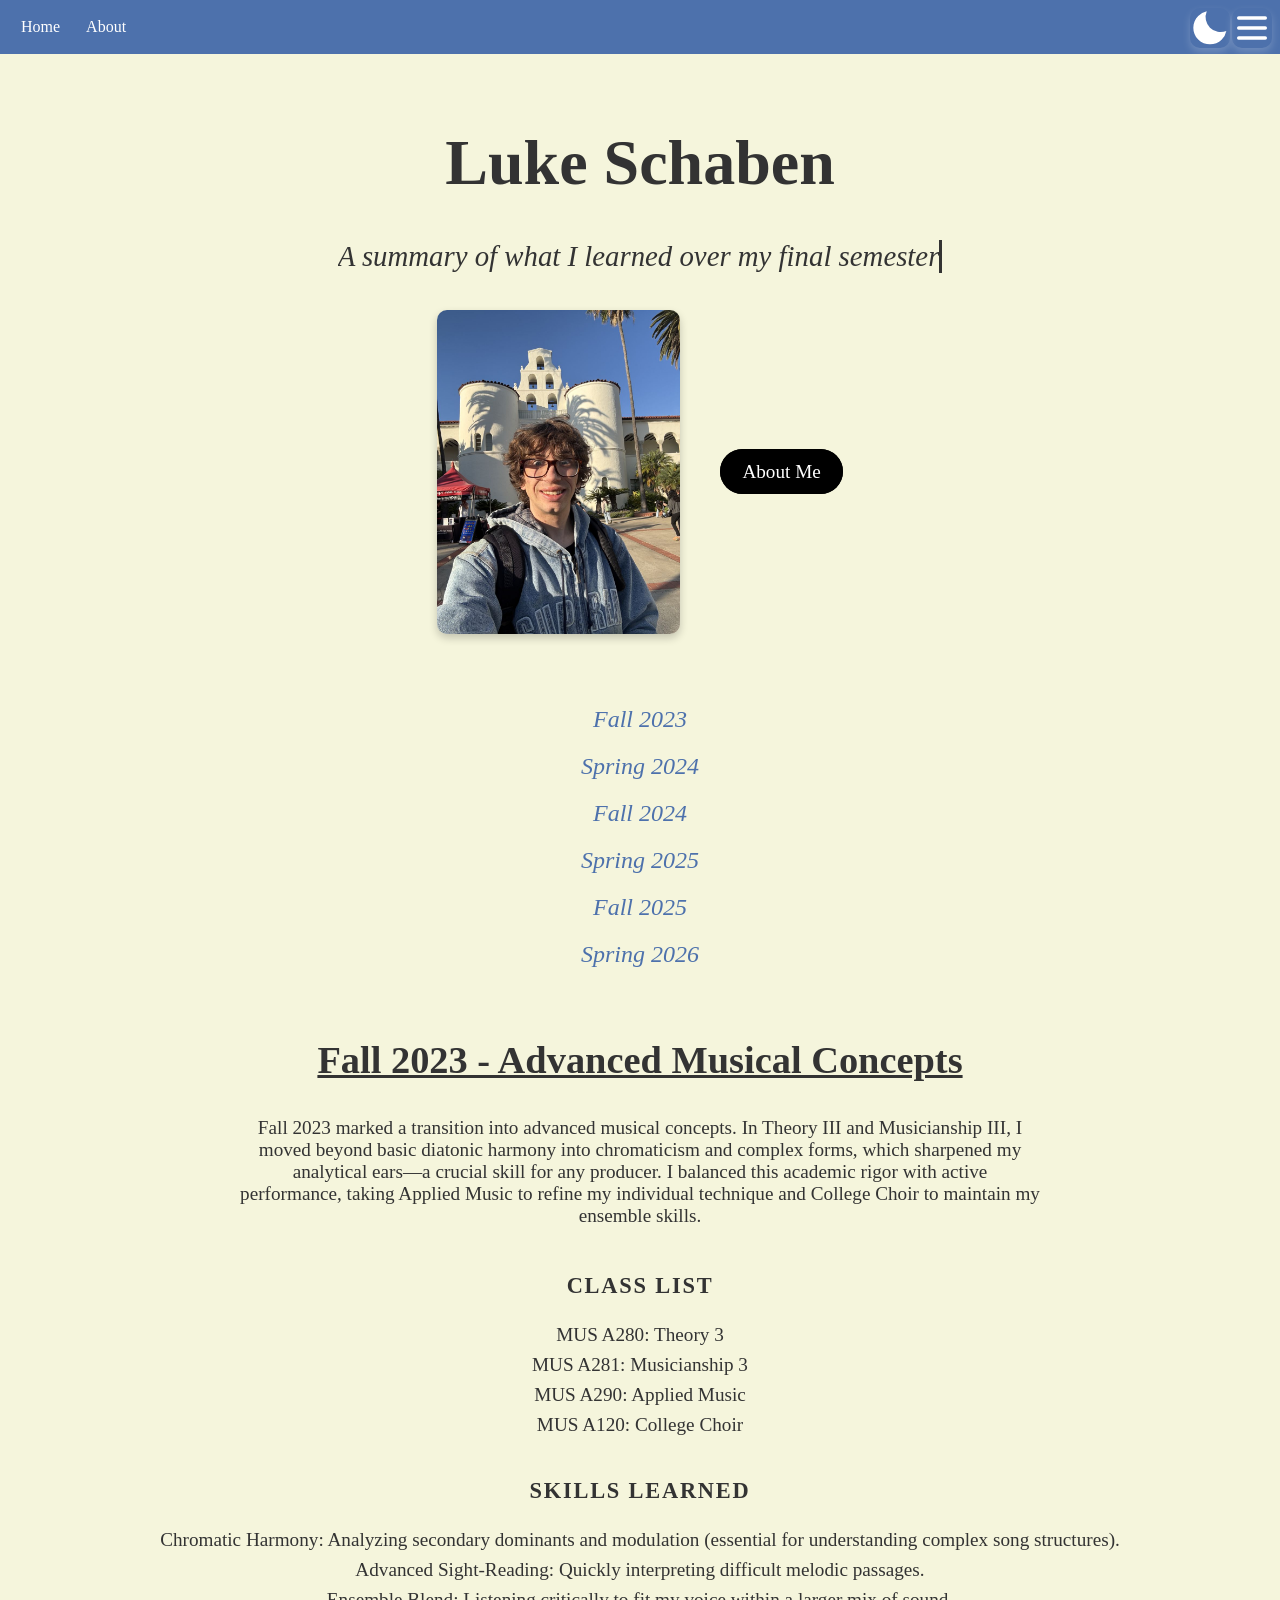
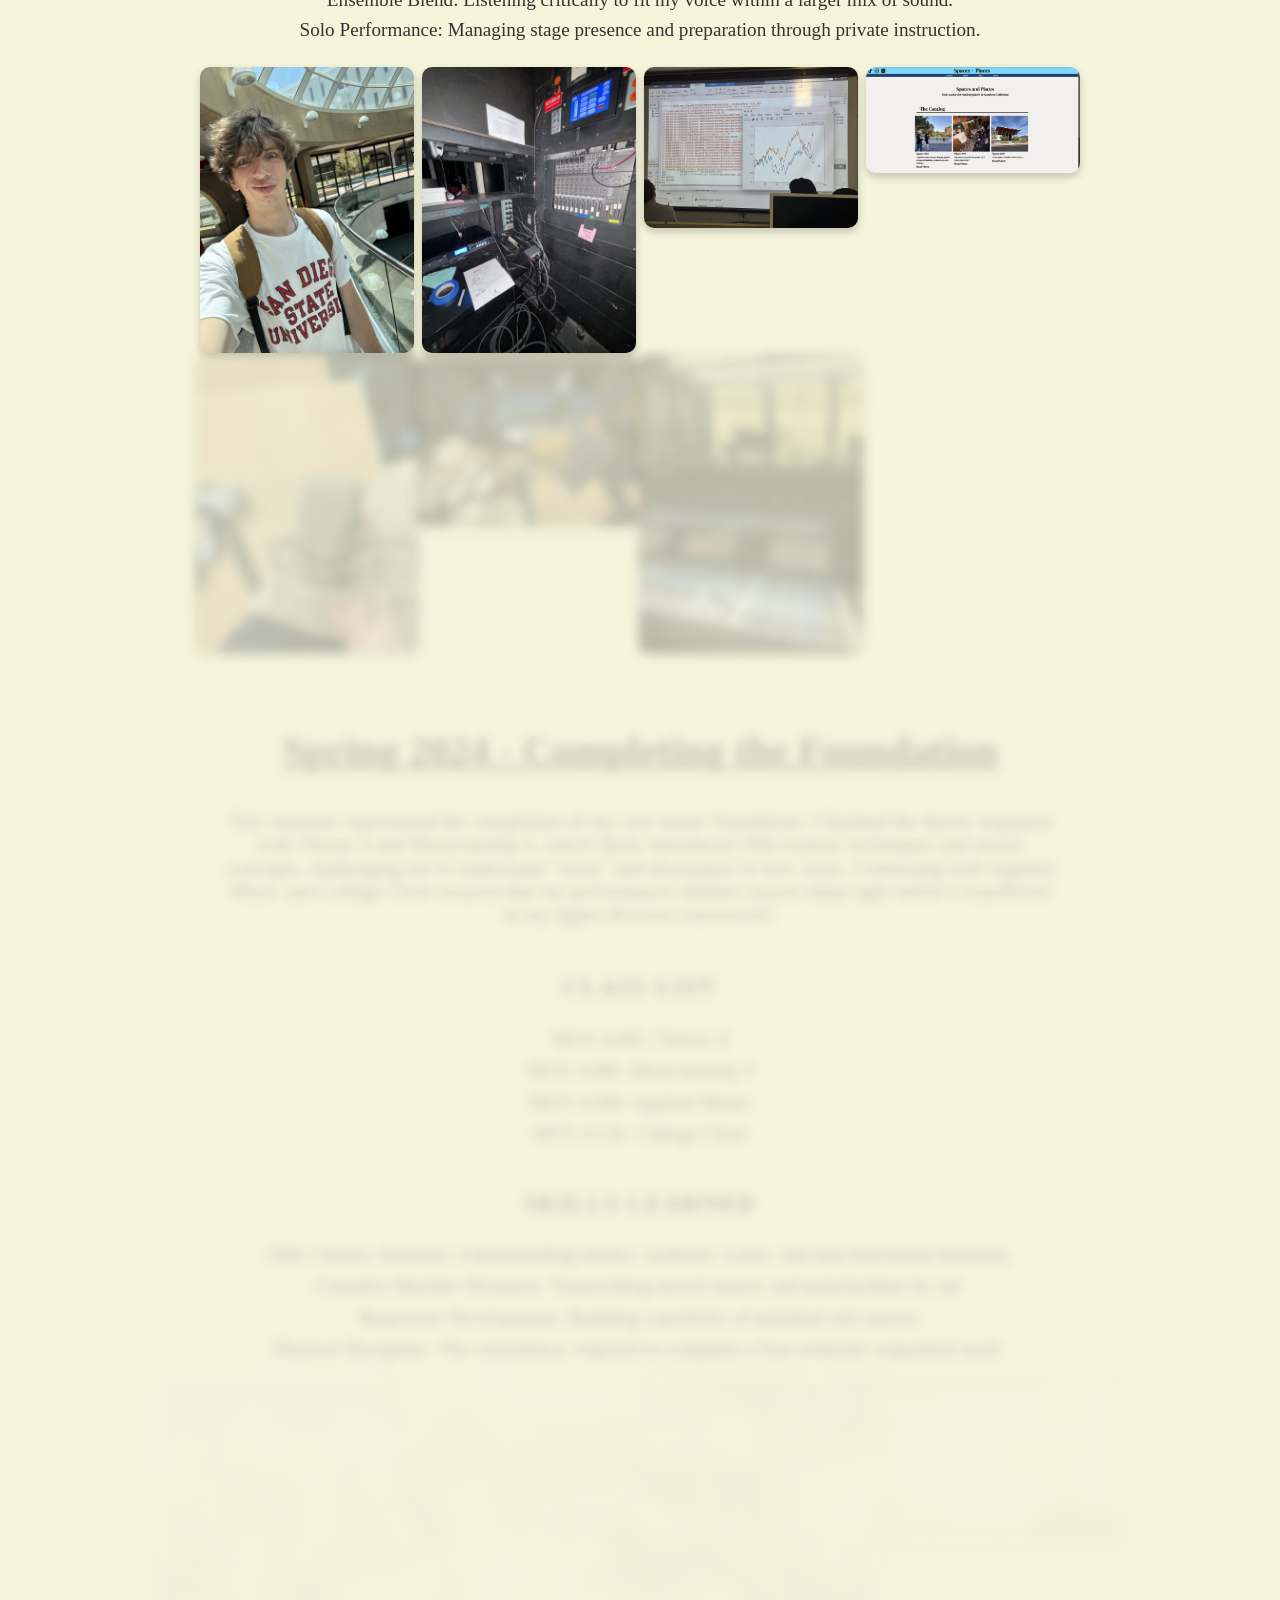
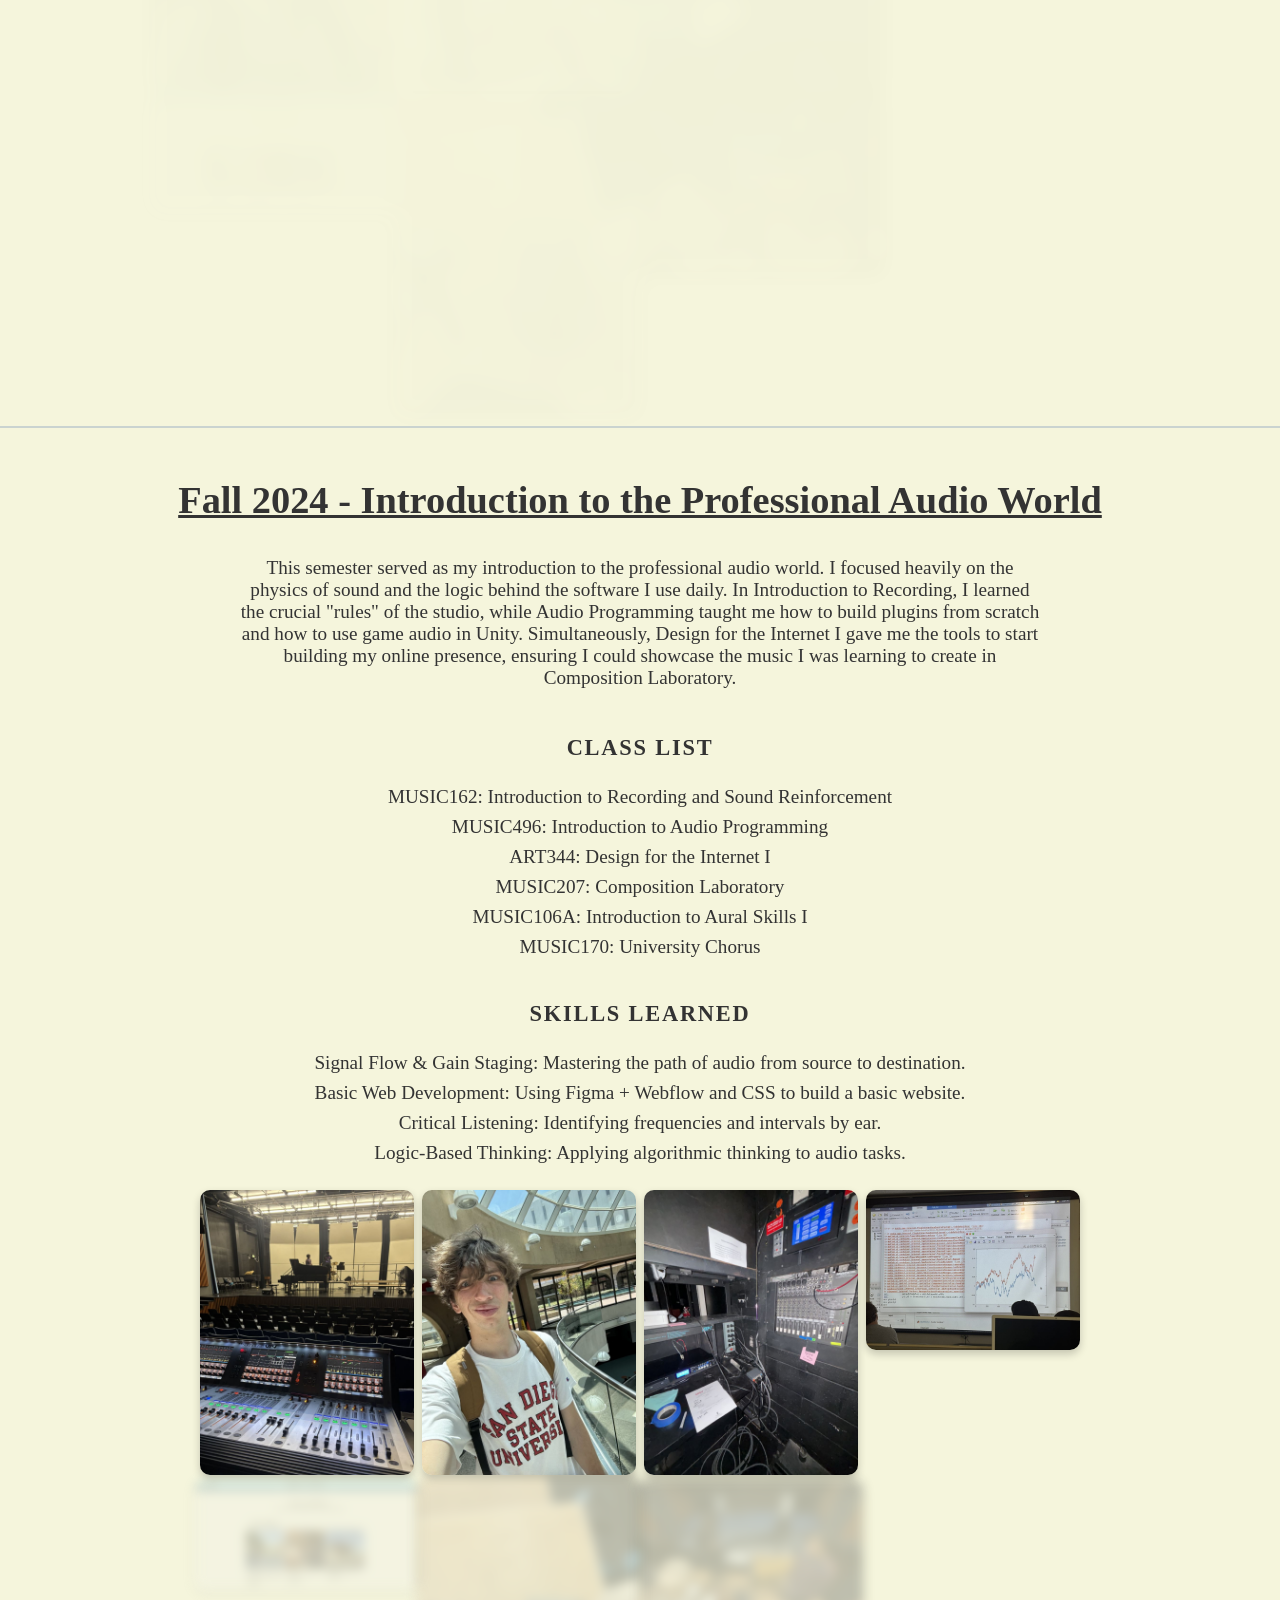
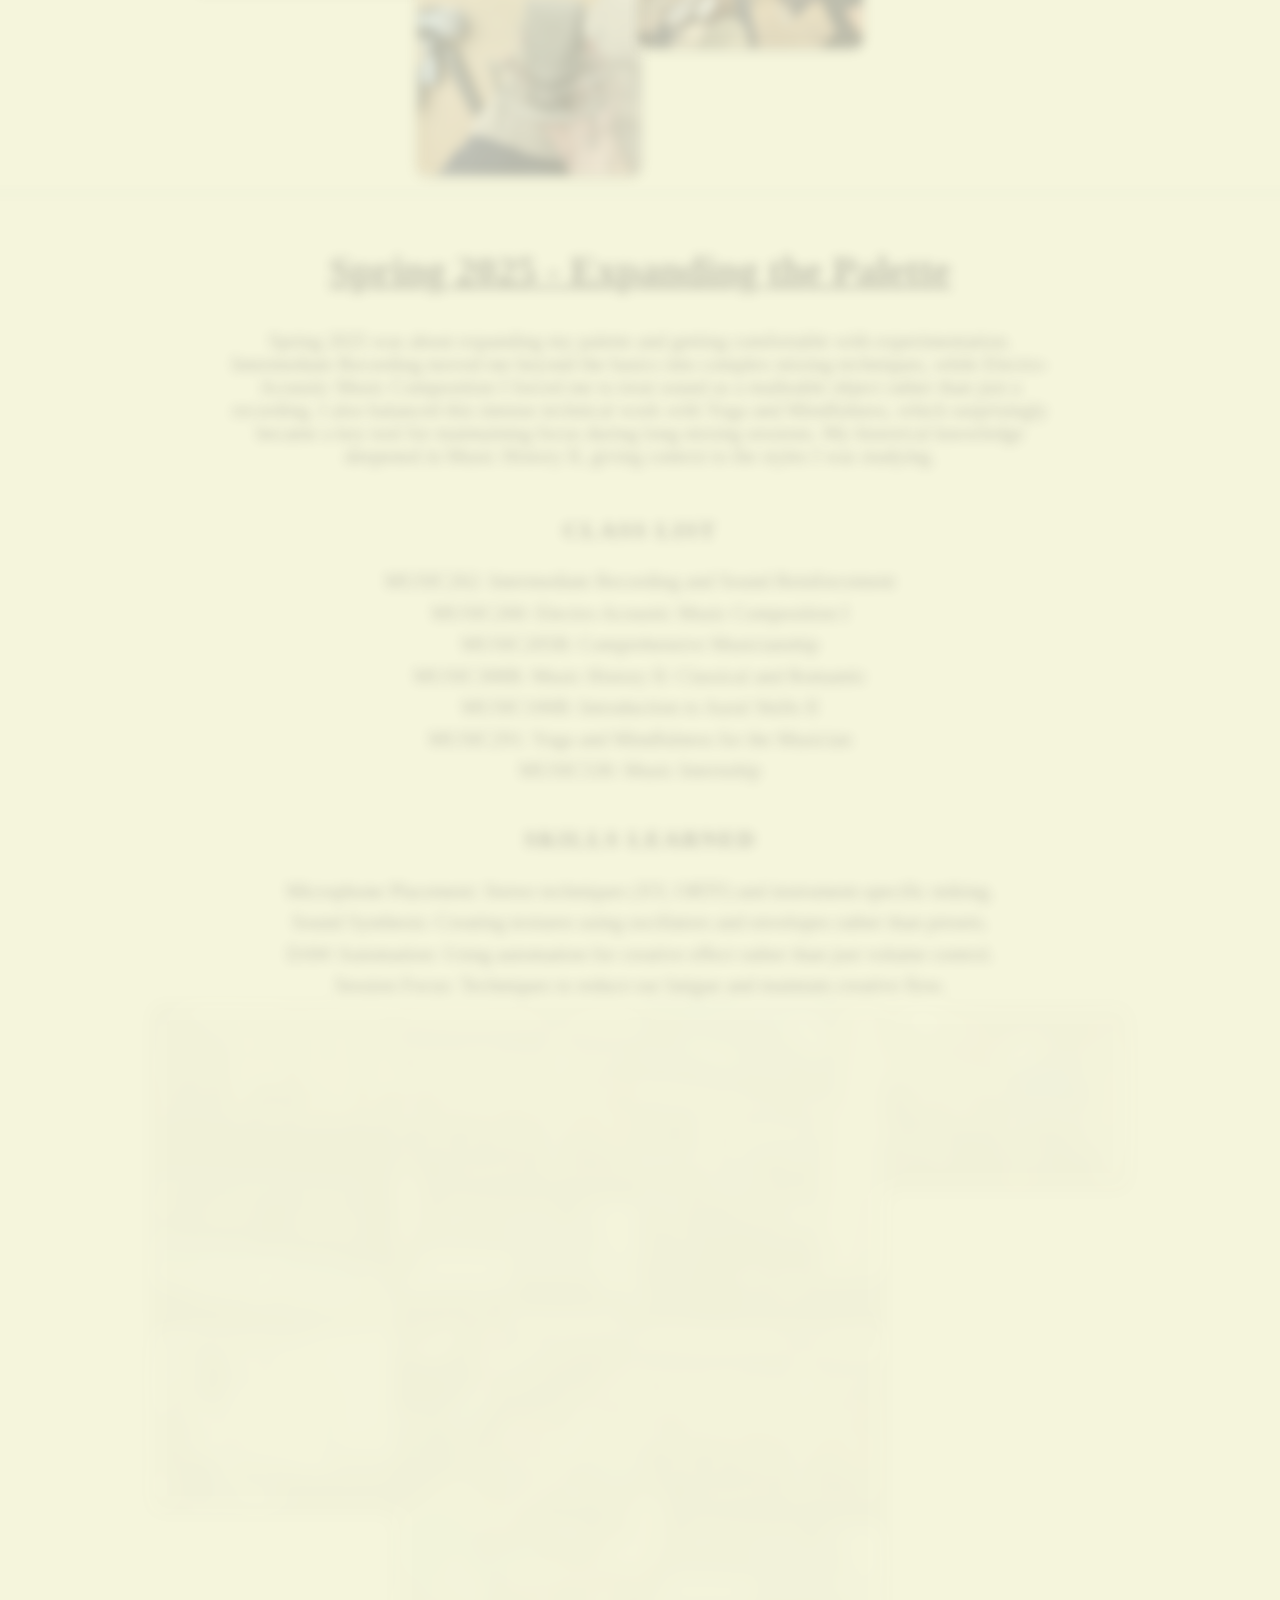
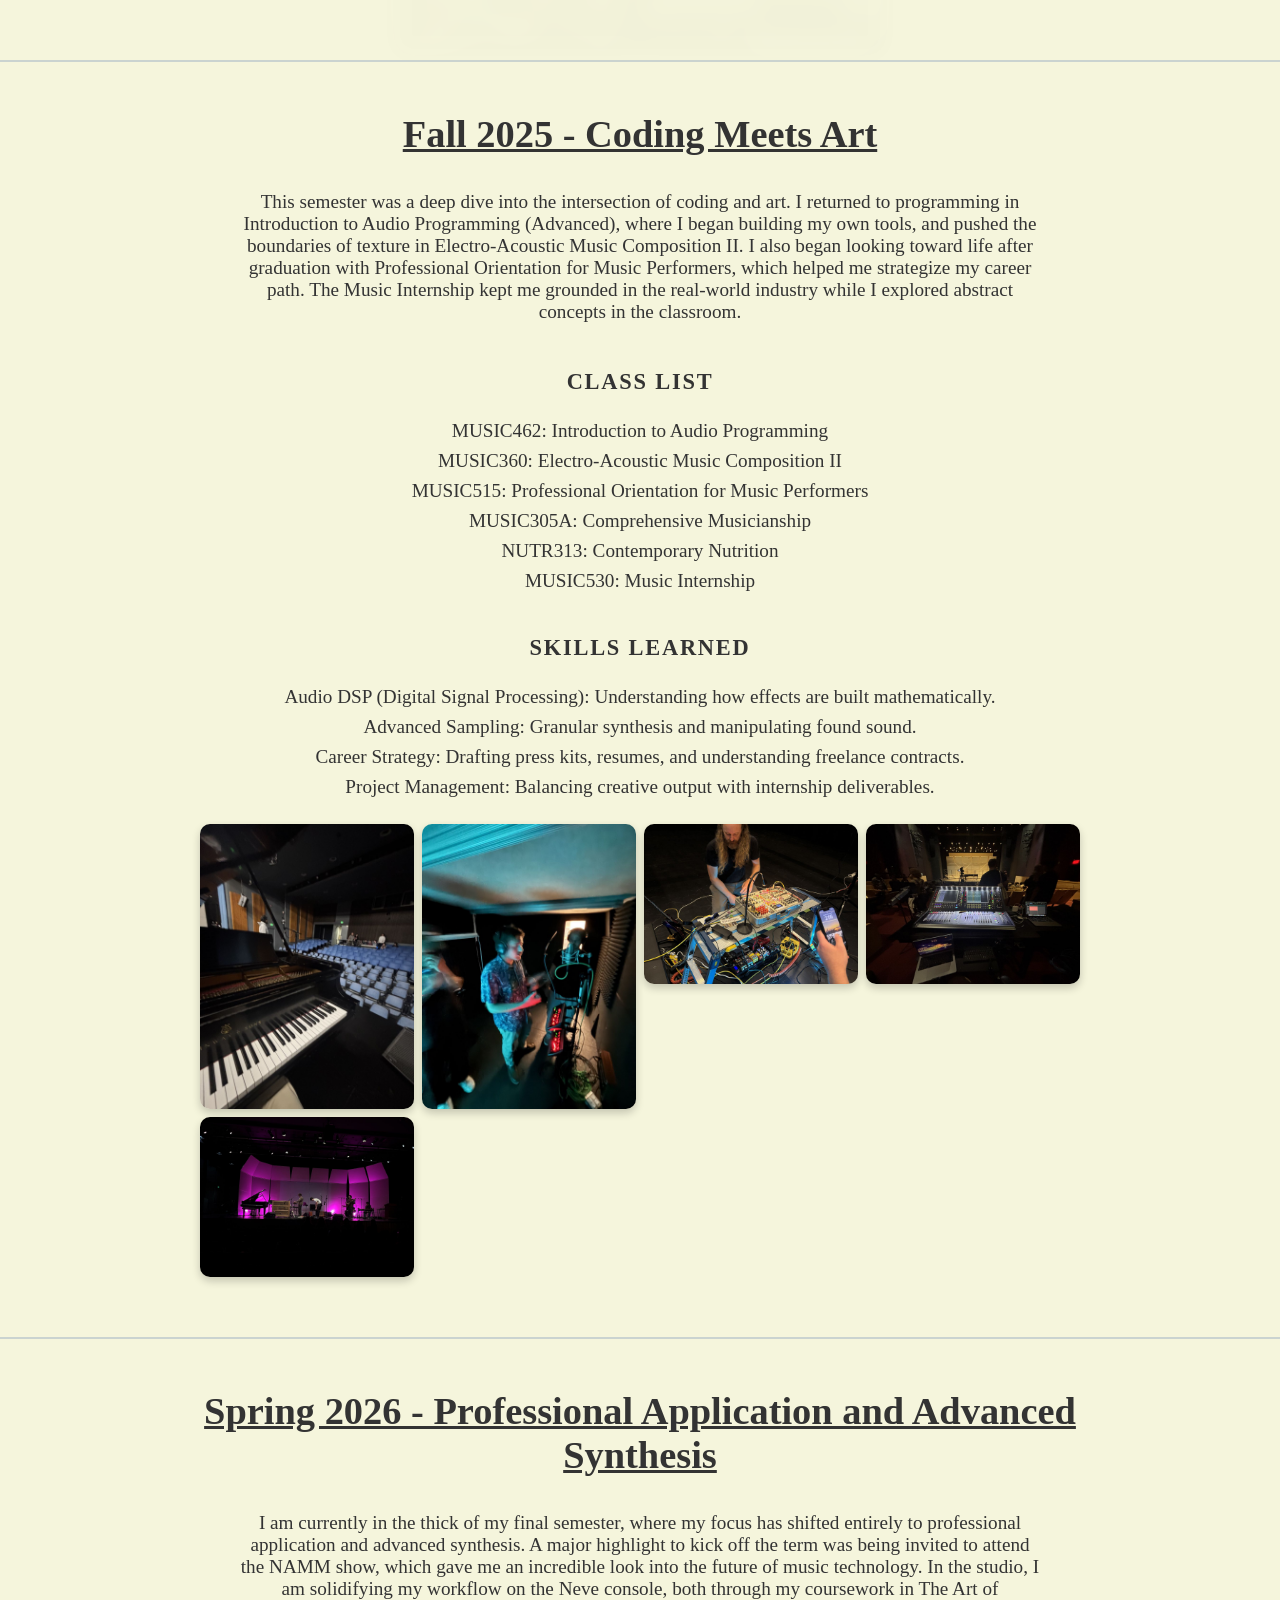
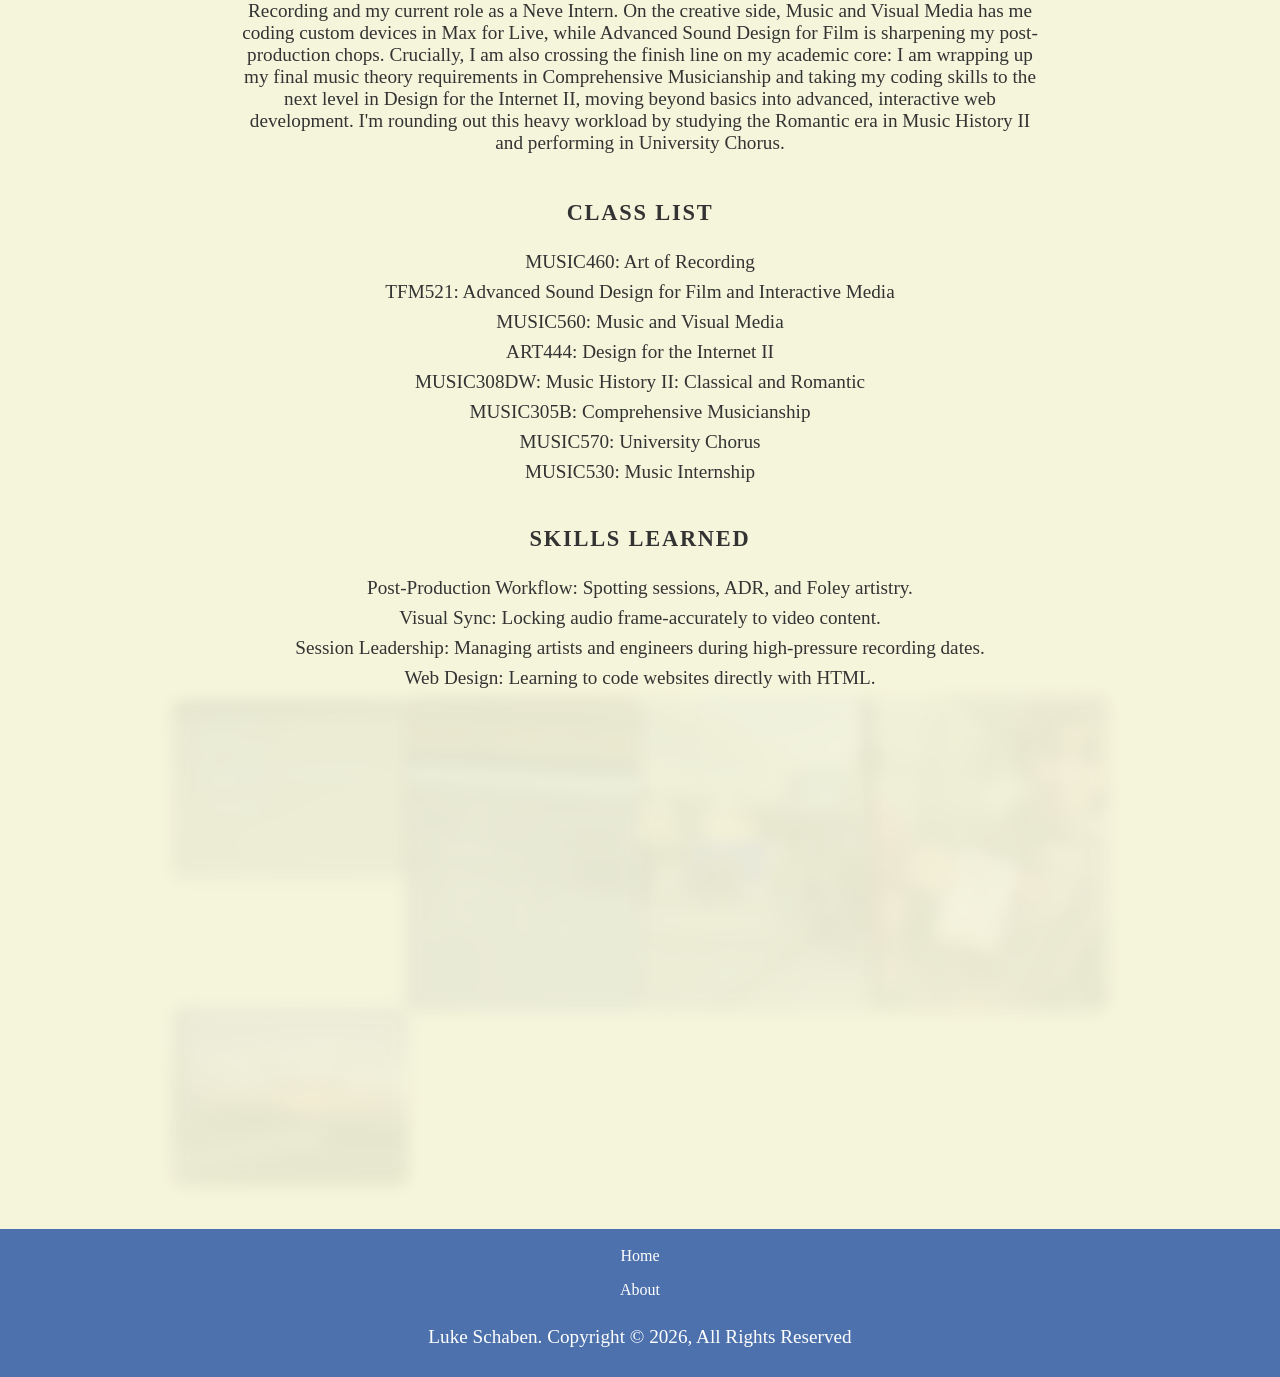
<file: index.html>
<!DOCTYPE html>
<html lang="en">
<head>
  <meta charset="UTF-8">
  <meta name="author" content="Art 444 Student Work">
  <meta name="viewport" content="width=device-width, initial-scale=1, shrink-to-fit=no">
  <meta name="description" content="A summary of what I’ve learned over the past few semesters.">
  <meta name="keywords" content="music, recording, audio, production, composition, theory, musicianship, performance">
  <meta name="robots" content="index, follow">
  <link rel="icon" href="images/IMG_1519 copy.ico" type="image/x-icon">
  <title>Luke Schaben's College Experience</title>
  <link rel="stylesheet" href="css/styles.css">
  <link rel="stylesheet" href="css/responsive.css">
</head>
<body>
  <!-- <a id="first-button"> firstbutton </a>
  <a id="second-button"> secondbutton </a>
-->

<div class="navbar">
  <a href="index.html">Home</a>
  <a href="about.html">About</a>
</div>
<div class="burger" id="burger">
    <img src="svg/burger-menu.svg" alt="Menu Icon">
    </div>
<div class="moon" id="moon">
    <img src="svg/moon.svg" alt="Moon Icon">
</div>
</div> 
<div class="dropdown" id="dropdown">
      <!--<a href="#">Semesters</a>-->
      <container class="dropdowncontent">
      <a href="#section-1">Fall 2023</a>
      <a href="#section-2">Spring 2024</a>
      <a href="#section-3">Fall 2024</a>
      <a href="#section-4">Spring 2025</a>
      <a href="#section-5">Fall 2025</a>
      <a href="#section-6">Spring 2026</a>
      </container>
</div>
<!-- MAIN HEADER --> 
<section id="header" class="header">
  <div class="container">
    <h1>Luke Schaben</h1>
  </div>
   <div class="wrapper">
    <div class="typing-demo">
   A summary of what I learned over my final semesters.
    </div>
</div>
    <!-- <h2>A summary of what I’ve learned over the past few semesters.</h2> -->
    <div class="pictureandbutton">
      <img class="pfp" src="images/v10_844.png" alt="Profile Picture">
      <div>
        <a class="button-container" href="about.html" target="_blank">About Me</a>
      </div> 
    </div>
  </div>
</section>


    <nav>
      <div class="nav-container">
        <ul>
          <li><a href="#section-1">Fall 2023</a></li>
          <li><a href="#section-2">Spring 2024</a></li>
          <li><a href="#section-3">Fall 2024</a></li>
          <li><a href="#section-4">Spring 2025</a></li>
          <li><a href="#section-5">Fall 2025</a></li>
          <li><a href="#section-6">Spring 2026</a></li>
        </ul>
      </div>
    </nav>

<!-- FIRST SECTION --> 
<section id="section-1">
  <div class="semester">
    <h2>Fall 2023 - Advanced Musical Concepts</h2>
    <p>Fall 2023 marked a transition into advanced musical concepts. In Theory III and Musicianship III, I moved beyond basic diatonic harmony into chromaticism and complex forms, which sharpened my analytical ears—a crucial skill for any producer. I balanced this academic rigor with active performance, taking Applied Music to refine my individual technique and College Choir to maintain my ensemble skills.</p>
    <h4>Class List</h4>
    <ul class="class-list">
      <li>MUS A280: Theory 3</li>
      <li>MUS A281: Musicianship 3</li>
      <li>MUS A290: Applied Music</li>
      <li>MUS A120: College Choir</li>
    </ul>
    <h4>Skills Learned</h4>
    <ul>
      <li>Chromatic Harmony: Analyzing secondary dominants and modulation (essential for understanding complex song structures).</li>
      <li>Advanced Sight-Reading: Quickly interpreting difficult melodic passages.</li>
      <li>Ensemble Blend: Listening critically to fit my voice within a larger mix of sound.</li>
      <li>Solo Performance: Managing stage presence and preparation through private instruction.</li>
    </ul>
    <div class="gallery">
      <div class="column">
      <img src="images/v1_128.png" alt="Fall 2023 image 1" loading="lazy"/>
      <img src="images/v1_129.png" alt="Fall 2023 image 2" loading="lazy"/>
      <img src="images/v1_131.png" alt="Fall 2023 image 3" loading="lazy"/>
      <img src="images/v1_132.png" alt="Fall 2023 image 4" loading="lazy"/>
      <img src="images/v1_133.png" alt="Fall 2023 image 5" loading="lazy"/>
      <img src="images/v1_135.png" alt="Fall 2023 image 6" loading="lazy"/>
      <img src="images/v1_136.png" alt="Fall 2023 image 7" loading="lazy"/>
    </div>
  </div>
</section>

<!-- SECOND SECTION -->  
<section id="section-2">
  <div class="semester">
    <h2>Spring 2024 - Completing the Foundation</h2>
    <p>This semester represented the completion of my core music foundation. I finished the theory sequence with Theory 4 and Musicianship 4, which likely introduced 20th-century techniques and atonal concepts, challenging me to understand "noise" and dissonance in new ways. Continuing with Applied Music and College Choir ensured that my performance abilities stayed sharp right before I transferred to my upper-division coursework.</p>
    <h4>Class List</h4>
    <ul>
      <li>MUS A285: Theory 4</li>
      <li>MUS A286: Musicianship 4</li>
      <li>MUS A290: Applied Music</li>
      <li>MUS A120: College Choir</li>
    </ul>
    <h4>Skills Learned</h4>
    <ul>
      <li>20th Century Analysis: Understanding modes, synthetic scales, and non-functional harmony.</li>
      <li>Complex Rhythm Dictation: Transcribing mixed meters and polyrhythms by ear.</li>
      <li>Repertoire Development: Building a portfolio of polished solo pieces.</li>
      <li>Musical Discipline: The consistency required to complete a four-semester sequential track.</li>
    </ul>
    <div class="gallery">
      <div class="column">
      <img src="images/v10_508.png" alt="Spring 2024 image 1" loading="lazy"/>
      <img src="images/v10_516.png" alt="Spring 2024 image 2" loading="lazy"/>
      <img src="images/v10_517.png" alt="Spring 2024 image 3" loading="lazy"/>
      <img src="images/v10_519.png" alt="Spring 2024 image 4" loading="lazy"/>
      <img src="images/v10_520.png" alt="Spring 2024 image 5" loading="lazy"/>
      <img src="images/v10_521.png" alt="Spring 2024 image 6" loading="lazy"/>
      <img src="images/v10_523.png" alt="Spring 2024 image 7" loading="lazy"/>
    </div>
  </div>
</section>

<!-- THIRD SECTION -->  
<section id="section-3">
  <div class="semester">
    <h2>Fall 2024 - Introduction to the Professional Audio World</h2>
    <p>This semester served as my introduction to the professional audio world. I focused heavily on the physics of sound and the logic behind the software I use daily. In Introduction to Recording, I learned the crucial "rules" of the studio, while Audio Programming taught me how to build plugins from scratch and how to use game audio in Unity. Simultaneously, Design for the Internet I gave me the tools to start building my online presence, ensuring I could showcase the music I was learning to create in Composition Laboratory.</p>
    <h4>Class List</h4>
    <ul>
      <li>MUSIC162: Introduction to Recording and Sound Reinforcement</li>
      <li>MUSIC496: Introduction to Audio Programming</li>
      <li>ART344: Design for the Internet I</li>
      <li>MUSIC207: Composition Laboratory</li>
      <li>MUSIC106A: Introduction to Aural Skills I</li>
      <li>MUSIC170: University Chorus</li>
    </ul>
    <h4>Skills Learned</h4>
    <ul>
      <li>Signal Flow & Gain Staging: Mastering the path of audio from source to destination.</li>
      <li>Basic Web Development: Using Figma + Webflow and CSS to build a basic website.</li>
      <li>Critical Listening: Identifying frequencies and intervals by ear.</li>
      <li>Logic-Based Thinking: Applying algorithmic thinking to audio tasks.</li>
    </ul>
    <div class="gallery">
      <div class="column">
      <img src="images/v10_524.png" alt="Fall 2024 image 1" loading="lazy"/>
      <img src="images/v10_596.png" alt="Fall 2024 image 2" loading="lazy"/>
      <img src="images/v10_597.png" alt="Fall 2024 image 3" loading="lazy"/>
      <img src="images/v10_599.png" alt="Fall 2024 image 4" loading="lazy"/>
      <img src="images/v10_600.png" alt="Fall 2024 image 5" loading="lazy"/>
      <img src="images/v10_601.png" alt="Fall 2024 image 6" loading="lazy"/>
      <img src="images/v10_603.png" alt="Fall 2024 image 7" loading="lazy"/>
    </div>
  </div>
</section>

<!-- FOURTH SECTION -->  
<section id="section-4">
  <div class="semester">
    <h2>Spring 2025 - Expanding the Palette</h2>
    <p>Spring 2025 was about expanding my palette and getting comfortable with experimentation. Intermediate Recording moved me beyond the basics into complex mixing techniques, while Electro-Acoustic Music Composition I forced me to treat sound as a malleable object rather than just a recording. I also balanced this intense technical work with Yoga and Mindfulness, which surprisingly became a key tool for maintaining focus during long mixing sessions. My historical knowledge deepened in Music History II, giving context to the styles I was studying.</p>
    <h4>Class List</h4>
    <ul>
      <li>MUSIC262: Intermediate Recording and Sound Reinforcement</li>
      <li>MUSIC260: Electro-Acoustic Music Composition I</li>
      <li>MUSIC205B: Comprehensive Musicianship</li>
      <li>MUSIC308B: Music History II: Classical and Romantic</li>
      <li>MUSIC106B: Introduction to Aural Skills II</li>
      <li>MUSIC291: Yoga and Mindfulness for the Musician</li>
      <li>MUSIC530: Music Internship</li>
    </ul>
    <h4>Skills Learned</h4>
    <ul>
      <li>Microphone Placement: Stereo techniques (XY, ORTF) and instrument-specific miking.</li>
      <li>Sound Synthesis: Creating textures using oscillators and envelopes rather than presets.</li>
      <li>DAW Automation: Using automation for creative effect rather than just volume control.</li>
      <li>Session Focus: Techniques to reduce ear fatigue and maintain creative flow.</li>
    </ul>
    <div class="gallery">
      <div class="column">
      <img src="images/v10_604.png" alt="Spring 2025 image 1" loading="lazy"/>
      <img src="images/v10_676.png" alt="Spring 2025 image 2" loading="lazy"/>
      <img src="images/v10_677.png" alt="Spring 2025 image 3" loading="lazy"/>
      <img src="images/v10_679.png" alt="Spring 2025 image 4" loading="lazy"/>
      <img src="images/v10_680.png" alt="Spring 2025 image 5" loading="lazy"/>
      <img src="images/v10_681.png" alt="Spring 2025 image 6" loading="lazy"/>
      <img src="images/v10_683.png" alt="Spring 2025 image 7" loading="lazy"/>
    </div>
  </div>
</section>

<!-- FIFTH SECTION -->  
<section id="section-5">
  <div class="semester">
    <h2>Fall 2025 - Coding Meets Art</h2>
    <p>This semester was a deep dive into the intersection of coding and art. I returned to programming in Introduction to Audio Programming (Advanced), where I began building my own tools, and pushed the boundaries of texture in Electro-Acoustic Music Composition II. I also began looking toward life after graduation with Professional Orientation for Music Performers, which helped me strategize my career path. The Music Internship kept me grounded in the real-world industry while I explored abstract concepts in the classroom.</p>
    <h4>Class List</h4>
    <ul>
      <li>MUSIC462: Introduction to Audio Programming</li>
      <li>MUSIC360: Electro-Acoustic Music Composition II</li>
      <li>MUSIC515: Professional Orientation for Music Performers</li>
      <li>MUSIC305A: Comprehensive Musicianship</li>
      <li>NUTR313: Contemporary Nutrition</li>
      <li>MUSIC530: Music Internship</li>
    </ul>
    <h4>Skills Learned</h4>
    <ul>
      <li>Audio DSP (Digital Signal Processing): Understanding how effects are built mathematically.</li>
      <li>Advanced Sampling: Granular synthesis and manipulating found sound.</li>
      <li>Career Strategy: Drafting press kits, resumes, and understanding freelance contracts.</li>
      <li>Project Management: Balancing creative output with internship deliverables.</li>
    </ul>
    <div class="gallery">
      <div class="column">
      <img src="images/v10_684.png" alt="Fall 2025 image 1" loading="lazy"/>
      <img src="images/v10_756.png" alt="Fall 2025 image 2" loading="lazy"/>
      <img src="images/v10_759.png" alt="Fall 2025 image 3" loading="lazy"/>
      <img src="images/v10_760.png" alt="Fall 2025 image 4" loading="lazy"/>
      <img src="images/v10_763.png" alt="Fall 2025 image 5" loading="lazy"/>
    </div>
  </div>
</section>

<!-- SIXTH SECTION -->  
<section id="section-6">
  <div class="semester">
    <h2>Spring 2026 - Professional Application and Advanced Synthesis</h2>
    <p>I am currently in the thick of my final semester, where my focus has shifted entirely to professional application and advanced synthesis. A major highlight to kick off the term was being invited to attend the NAMM show, which gave me an incredible look into the future of music technology. In the studio, I am solidifying my workflow on the Neve console, both through my coursework in The Art of Recording and my current role as a Neve Intern. On the creative side, Music and Visual Media has me coding custom devices in Max for Live, while Advanced Sound Design for Film is sharpening my post-production chops. Crucially, I am also crossing the finish line on my academic core: I am wrapping up my final music theory requirements in Comprehensive Musicianship and taking my coding skills to the next level in Design for the Internet II, moving beyond basics into advanced, interactive web development. I'm rounding out this heavy workload by studying the Romantic era in Music History II and performing in University Chorus.</p>
    <h4>Class List</h4>
    <ul>
      <li>MUSIC460: Art of Recording</li>
      <li>TFM521: Advanced Sound Design for Film and Interactive Media</li>
      <li>MUSIC560: Music and Visual Media</li>
      <li>ART444: Design for the Internet II</li>
      <li>MUSIC308DW: Music History II: Classical and Romantic</li>
      <li>MUSIC305B: Comprehensive Musicianship</li>
      <li>MUSIC570: University Chorus</li>
      <li>MUSIC530: Music Internship</li>
    </ul>
    <h4>Skills Learned</h4>
    <ul>
      <li>Post-Production Workflow: Spotting sessions, ADR, and Foley artistry.</li>
      <li>Visual Sync: Locking audio frame-accurately to video content.</li>
      <li>Session Leadership: Managing artists and engineers during high-pressure recording dates.</li>
      <li>Web Design: Learning to code websites directly with HTML.</li>
    </ul>
    <div class="gallery">
      <div class="column">
      <img src="images/v10_764.png" alt="Spring 2026 image 1" loading="lazy"/>
      <img src="images/v10_836.png" alt="Spring 2026 image 2" loading="lazy"/>
      <img src="images/v10_837.png" alt="Spring 2026 image 3" loading="lazy"/>
      <img src="images/v10_841.png" alt="Spring 2026 image 4" loading="lazy"/>
      <img src="images/v10_843.png" alt="Spring 2026 image 5" loading="lazy"/>
    </div>
  </div>
</section>
<!-- FOOTER SECTION -->  
<footer>
  <div class="container">
    <a href="index.html">Home</a>
    <a href="about.html">About</a>
      <p>Luke Schaben. Copyright © 2026, All Rights Reserved</p>
  </div>
</footer>
<script src="js/scripts.js"></script>
</body>
</html>
</file>
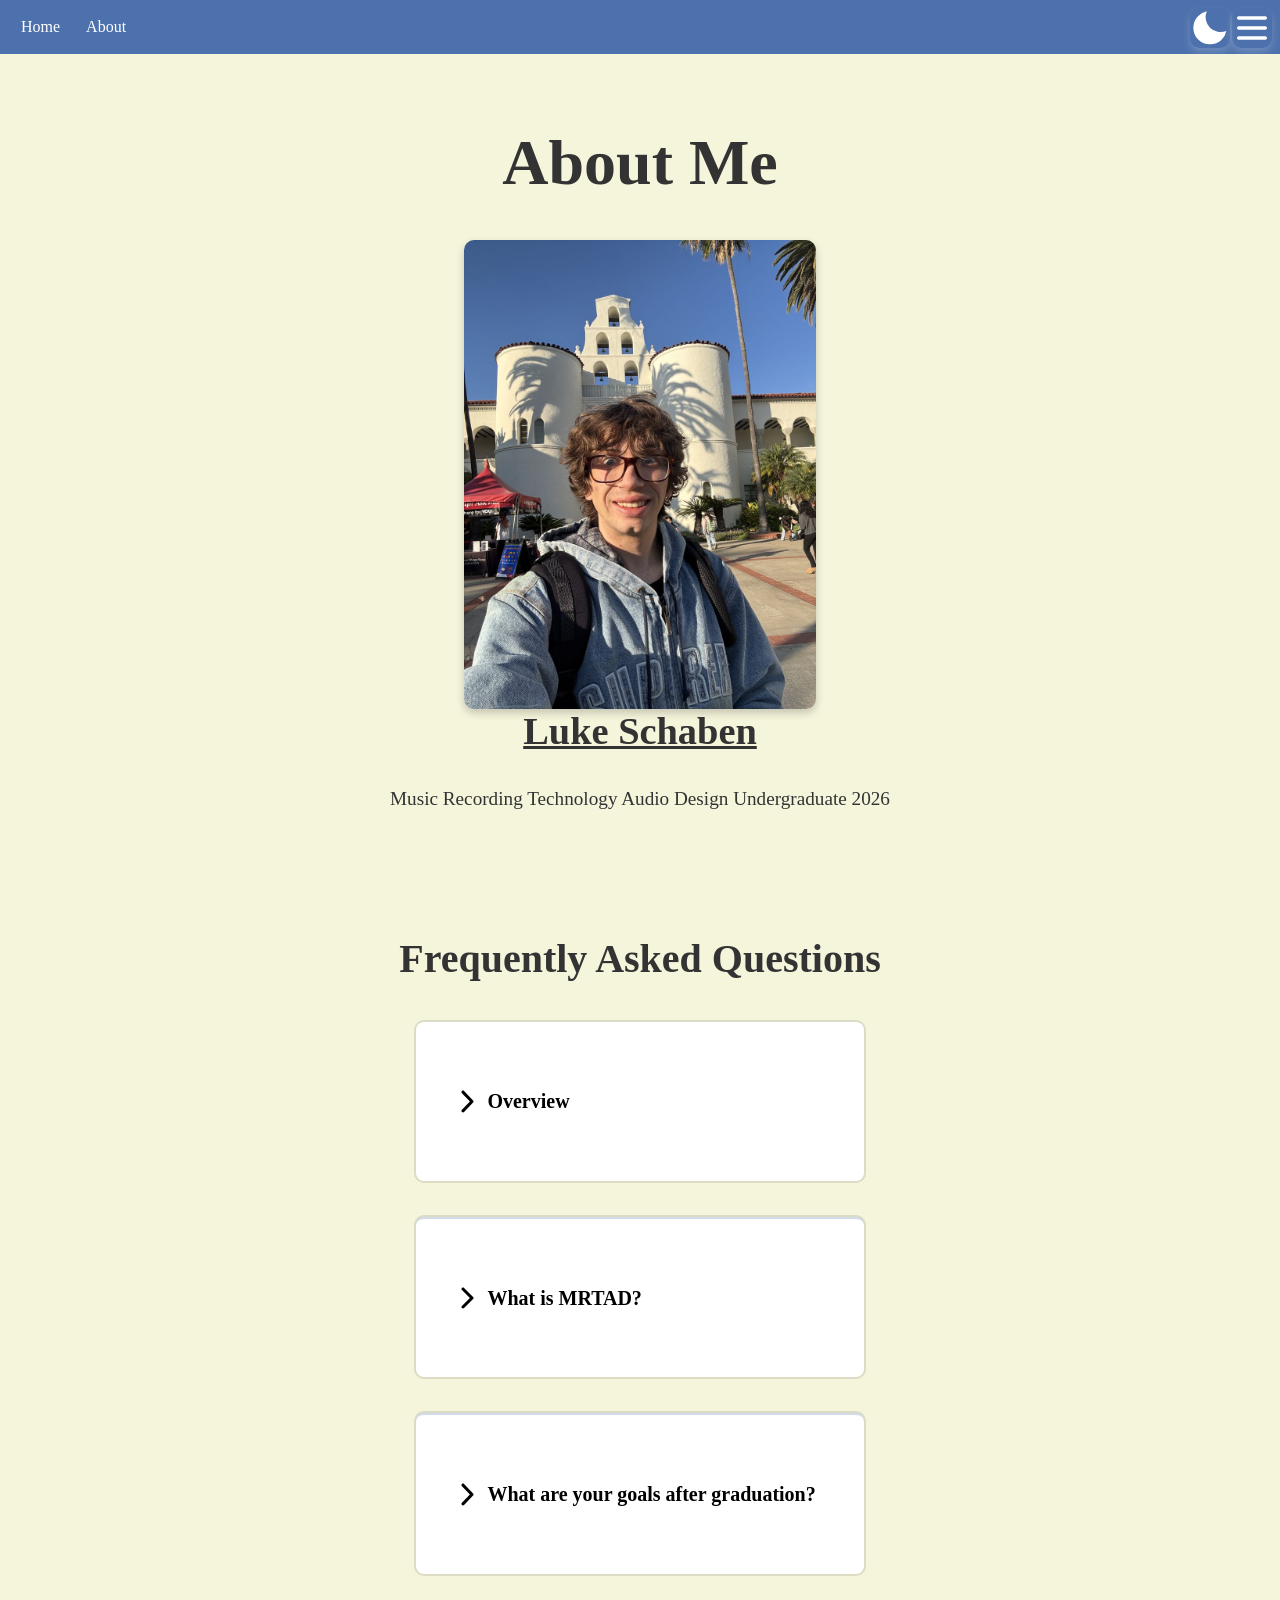
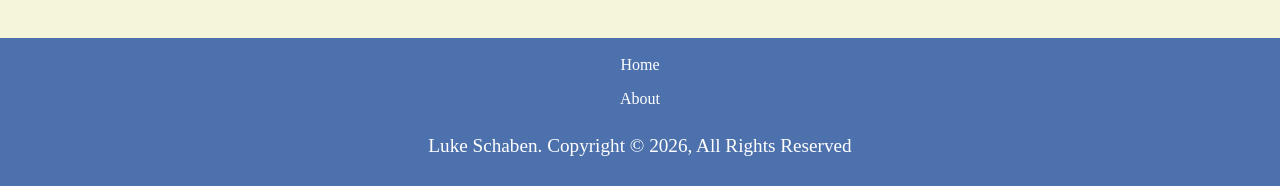
<file: about.html>
<!DOCTYPE html>
<html lang="en">
<head>
  <meta charset="UTF-8">
  <meta name="author" content="About Luke Schaben">
  <meta name="viewport" content="width=device-width, initial-scale=1, shrink-to-fit=no">
  <title>About Me</title>
  <link rel="stylesheet" href="css/styles.css">
  <link rel="stylesheet" href="css/responsive.css">
</head>
<div>
<div class="navbar">
  <a href="index.html">Home</a>
  <a href="about.html">About</a>
</div>
<div class="burger" id="burger">
    <img src="svg/burger-menu.svg" alt="Menu Icon">
    </div>
<div class="moon" id="moon">
    <img src="svg/moon.svg" alt="Moon Icon">
</div>
</div>
<!-- MAIN HEADER --> 
<section id="header" class="header">
  <div class="about-container">
    <div>
    <h1>About Me</h1>
</div>
    <img src="images/v10_844.png" alt="Profile Picture">
    <h2>Luke Schaben</h2>
    <p>Music Recording Technology Audio Design Undergraduate 2026</p>
  </div>
</section>    
<!-- FAQ SECTION -->
<main>
<div class="faq">
	<h7>Frequently Asked Questions</h7>
	<section class="accordion" id="overview">
		<h6 class="title"><a href="#overview">Overview</a></h6>
		<div class="content">
			<div class="wrapper">
				<p>
					I'm Luke Schaben, a Music Recording Technology and Audio Design (MRTAD) undergraduate at San Diego State University, graduating in 2026. This site is a portfolio of my work spanning studio recording, sound design, audio post-production, and web design — built throughout my time in the program.
				</p>
			</div>
		</div>
	</section>

	<section class="accordion" id="what-is-mrtad">
		<h6 class="title"><a href="#what-is-mrtad">What is MRTAD?</a></h6>
		<div class="content">
			<div class="wrapper">
				<p>
					Music Recording Technology and Audio Design is an interdisciplinary program at SDSU that combines music theory, studio recording, audio engineering, sound design, and music technology into one degree.
				</p>
				<p>
					Students work hands-on in professional recording studios on campus, learning everything from microphone technique and signal flow to mixing, mastering, and audio post-production for film and media.
				</p>
				<p>
					The program bridges the gap between creative musicianship and technical audio production, preparing graduates for careers in recording studios, live sound, broadcast, game audio, and the music industry at large.
				</p>
			</div>
		</div>
	</section>

	<section class="accordion" id="goals">
		<h6 class="title"><a href="#goals">What are your goals after graduation?</a></h6>
		<div class="content">
			<div class="wrapper">
				<p>
					After graduating in 2026, I'm looking to break into the professional audio world — whether that's working in a recording studio, doing audio post-production for film and TV, or pursuing sound design for games and interactive media.
				</p>
				<p>
					I'm particularly drawn to the intersection of music production and technology. I'd love to work with artists and producers to help shape the sonic identity of their projects, while continuing to develop my own skills as an engineer and designer.
				</p>
			</div>
		</div>
	</section>
</div>
</main>
<!-- FAQ SECTION 
<section id="faqs">
  <div class="container">
    <h2>Frequent Asked Questions</h2>
      <h3>When will you be graduating from SDSU?</h3>
      <p>Lorem ipsum dolor sit amet, consectetur adipiscing elit. Fusce at nibh et massa convallis varius non tempus mauris. Phasellus ex augue, consectetur et mi eget, egestas finibus purus. Vivamus et tempor nunc. Curabitur et elit justo. Ut viverra sapien sit amet posuere viverra. Quisque porta consectetur felis, a ultricies odio consequat sit amet. Duis pellentesque laoreet leo. Lorem ipsum dolor sit amet, consectetur adipiscing elit. Quisque id ligula vitae mauris tincidunt pellentesque. Cras pretium mauris et facilisis sollicitudin.</p>
      <h3>What do you have planned for after graduation?</h3>
      <p>Nunc commodo, libero efficitur auctor lobortis, mauris neque laoreet sem, ultrices iaculis sem purus suscipit odio. Sed tempor mauris non accumsan rhoncus. Interdum et malesuada fames ac ante ipsum primis in faucibus. Fusce diam magna, efficitur et elit quis, ornare molestie lorem. Pellentesque a tincidunt mauris, ac pretium ligula. Nam sed risus enim. Integer pulvinar placerat urna, volutpat tincidunt dui facilisis sed. Nunc ac augue eu metus vestibulum laoreet non pulvinar nunc. Ut tempus erat vitae molestie blandit. Maecenas vitae libero nisi. Cras ultrices consectetur egestas. Curabitur dapibus orci sapien, sodales sodales urna volutpat non.</p>
      <h3>What was your favorite class you took at SDSU?</h3>
      <p>Nunc pharetra, urna vel dignissim cursus, nisi ante vehicula turpis, in vulputate mi ex sit amet dui. Pellentesque auctor lorem quis mi luctus ullamcorper. Phasellus sit amet ultricies felis, feugiat mattis diam. Fusce laoreet scelerisque pretium. Praesent at tortor a dolor bibendum lobortis eget eget lacus. Phasellus ut nisi non orci facilisis commodo a eget nulla. Suspendisse sit amet augue sed diam placerat lacinia vehicula vel velit. In non neque ante. Suspendisse felis enim, feugiat quis magna sit amet, vehicula fringilla ligula. Mauris at eros ut ipsum imperdiet egestas.</p>
      <h3>What work are you most proud producing at SDSU?</h3>
      <p>Aenean scelerisque mauris cursus lectus volutpat, nec facilisis justo elementum. Cras nec pretium metus, sed convallis risus. Lorem ipsum dolor sit amet, consectetur adipiscing elit. Morbi euismod odio et odio consectetur, et dictum orci maximus. In elementum enim ex, vitae molestie lectus scelerisque non. Vestibulum ipsum nibh, pellentesque sed condimentum sit amet, eleifend eget orci. Pellentesque ac purus sapien. Vestibulum tellus elit, semper et urna ac, porta vulputate ligula. Phasellus aliquet urna nisi, a tincidunt metus ullamcorper vitae. Nam aliquam dolor nec tempor commodo. Donec tellus velit, fringilla non leo sed, auctor mollis sapien.</p>
  </div>
</section>
-->
<!-- FOOTER SECTION -->  
<footer>
  <div class="container">
    <a href="index.html">Home</a>
    <a href="about.html">About</a>
      <p>Luke Schaben. Copyright © 2026, All Rights Reserved</p>
  </div>
</footer>
<script src="js/scripts.js"></script>
</body>
</html>
</file>
<file: css/styles.css>
/* CSS GOES HERE */
html {
    font-family: Georgia, 'Times New Roman', Times, serif !important;
}
  body.navbar-not-at-top {
    position: fixed;
    top: 0;
    left: 0;
    width: 100%;
  }
  @at-root {
    body.navbar-not-at-top {
      padding-top: 44px;
    }
  }
:root {
    --primary-bg-color: beige;
    --primary-color: #4D71AC;
}
* {
  box-sizing: border-box;
}

body {
    margin: 0;
	padding: 0;
	border: 0;
	font-size: 100%;
	font: inherit;
	vertical-align: baseline;
    background-color: var(--primary-bg-color);
    
}
ol li {
    font-weight: bold;
}
div#wrapper {
    background: coral;
}
div.text-wrapper {
    font-family: Georgia, 'Times New Roman', Times, serif;
}
div p:nth-child(1) {
    font-size: 14px;
}

section {
    padding: 50px 20px;
    scroll-margin-top: 55px;
}

section + section {
    border-top: 2px solid rgba(77, 113, 172, 0.25);
}
.container {
    width: 100%;
    display: flex;
    flex-direction: column;
    align-items: center;
    justify-content: space-evenly;
    text-align: center;
    flex-wrap: wrap;
    margin: 0 auto;
    max-width: 1000px;
}
.pfp {
    width: 20%;
    height: 20%;
    border-radius: 10px;
}
.semester {
    max-width: 1000px;
    margin: 0 auto;
    display: flex;
    flex-direction: column;
    align-items: center;
    text-align: center;
}
h6 {
    font-size: 3em;
}
h2 {
    font-size: 2.4em;
    text-decoration: underline;
    margin: 0 0 0.4em 0;
}
h4 {
    font-size: 1.4em;
    text-transform: uppercase;
    letter-spacing: 0.08em;
    margin: 1.2em 0 0.4em 0;
}
p {
    font-size: 1.2em;
}
footer {
    background-color: #4D71AC;
    color: #fff;
    padding: 10px;
}
* {
  box-sizing: border-box;
}

body {
  margin: 0;
}

.header {
  text-align: center;
  padding: 32px;
}


.gallery {
    padding: 10px;
    width: 100%;
    max-width: 900px;
}

/* Four-column gallery layout */
.column {
    display: grid;
    grid-template-columns: repeat(4, 1fr);
    gap: 8px;
    width: 100%;
}

.column img {
    width: 100%;
    height: auto;
    vertical-align: middle;
}

/* img {
    width: auto;
    height: auto;
    border-radius: 10px;
    transition: transform 0.3s ease;
    border: 5px solid black;
border-radius: 10px;
box-shadow: 0 4px 8px rgba(0, 0, 0, 0.2);
}
*/
.navbar {
    padding: 10px;
    background-color: #4D71AC;
    overflow: hidden;
}
.navbar a, footer a {
    color: white;
    text-decoration: none;
    padding: 7px 10px;
    display: inline-block;
    font-size: 1em;
    border: #4D71AC solid 1px;
}
.gallery img:hover {
    transform: scale(1.2);
    transition: transform 0.1s ease-in-out;
    z-index: 4000;
}
.button-container {
    background-color: #000000;
    color: white;
    border: 2px solid black;
    padding: 10px 20px;
    border-radius: 10em;
    font-size: 1.2em;
    cursor: pointer;
    text-decoration: none;
}

.button-container:hover {
    background-color: white;
    color: black;
    border: 2px solid black;
    transition: background-color 0.2s ease, color 0.2s ease;
}

a {
    text-decoration: none;
    color:#4D71AC;
}
img {
    width: 44%;
    height: auto;
    border-radius: 10px;
    transition: transform 0.3s ease;
    /* border: 5px solid black; */
    box-shadow: 0 4px 8px rgba(0, 0, 0, 0.2);
}
li {
    font-style: italic;
}
.about-container {
    width: 100%;
    display: flex;
    flex-direction: column;
    align-items: center;
    justify-content: center;
    text-align: center;
    flex-wrap: wrap;
    margin: 0 auto;
    max-width: 800px;
}
.pictureandbutton {
    display: flex;
    flex-direction: row;
    align-items: center;
    justify-content: center;
    gap: 40px;
    flex-wrap: wrap;
    margin: 20px auto;
}

ul {
    list-style-type: none;
    padding: 0;
}

.lightbox-modal {
  display: none;
  position: fixed;
  top: 0;
  left: 0;
  width: 100%;
  height: 100%;
  background-color: rgba(0, 0, 0, 0.8);
  z-index: 4000;
  align-items: center;
  justify-content: center;
}

.lightbox-modal.active {
  display: flex;
}

.lightbox-img {
  max-width: 90%;
  max-height: 90vh;
  width: auto;
  height: auto;
  object-fit: contain;
}

.lightbox-close {
  position: absolute;
  top: 20px;
  right: 30px;
  color: white;
  font-size: 40px;
  cursor: pointer;
}

.lightbox-close:hover {
  opacity: 0.8;
}

.gallery img {
  cursor: pointer;
}

@keyframes myAnimation {
  10% { transform: rotate(0deg); }
  20% { transform: rotate(2deg); }
  30% { transform: rotate(-2deg); }
  40% { transform: rotate(2deg); }
  50% { transform: rotate(-2deg); }
  60% { transform: rotate(2deg); }     
}

h1 {
  animation: myAnimation 5s infinite;
  font-size: 4em;
  padding: 10px;
  margin: 30px;
}
.fade-in {
  opacity: 0.25;
  filter: blur(5px);
  transform: scale(1.05);
  transition: opacity 0.13s ease-in, filter 0.15s ease-in, transform 0.18s ease-in;
}

.fade-in.visible {
  opacity: 1;
  filter: blur(0px);
  transform: scale(1);
}
.burger {
    position: fixed;
    top: 0;
    right: 0;
    z-index: 1001;
    width: 40px;
    height: 40px;
    cursor: pointer;
    margin: 8px 8px 0 0;
    padding: 0;
    filter: invert(1) brightness(1.2);
    
}

.burger img {
    width: 100%;
    height: 100%;
}
.moon {
    position: fixed;
    top: 0;
    right: 0;
    z-index: 1001;
    width: 40px;
    height: 40px;
    cursor: pointer;
    margin: 8px 50px 0 0;
    padding: 0;
    filter: invert(1) brightness(1.2);
    
}

.moon img {
    width: 100%;
    height: 100%;
}

.dropdown {
  display: flex;
  position: fixed;
  top: 0;
  left: 0;
  width: 100%;
  height: 100%;
  background-color: rgba(77, 113, 172, 0.65);
  backdrop-filter: blur(3px);
  -webkit-filter-fill-mode: vivid-light;
  -webkit-backdrop-filter: blur(3px);
  z-index: 998;
  flex-direction: column;
  align-items: center;
  justify-content: center;
  gap: 0px;
  opacity: 0;
  visibility: hidden;
  pointer-events: none;
  transition: opacity 0.2s ease, visibility 0.2s ease;
  align-content: center;
  text-decoration: none; !important;
}
.dropdowncontent {
  display: flex;
  flex-direction: column;
  align-items: center;
  justify-content: center;
  gap: 30px;
}

.dropdown.active {
  opacity: 1;
  visibility: visible;
  pointer-events: all;
}

.dropdown a {
  color: #fff;
  text-decoration: none;
  font-size: 2em;
  font-family: Georgia, 'Times New Roman', Times, serif;
}

.container {
  container-type: scroll-state;
  container-name: my-container;
}


@supports (animation: test) {
  .back-to-top {
    translate: 0 0;
  }
}

.back-to-top {
  width: 64px;
  height: 64px;
  color: white;
  text-align: center;
  position: fixed;
  bottom: 10px;
  right: 10px;
  translate: 80px 0;
  transition:
    0.4s translate,
    0.2s background-color;
}
html {
  scroll-behavior: smooth;
}

a {
    border: rgb(255, 249, 249, 0) solid 1px;
}

a:hover {
    color:#000000;
    border: rgb(255, 249, 249, 1) solid 1px;

}

/* Javascript-triggered Night Mode */
:root.night {
  --primary-bg-color: #1a1a1a;
  --text-color: #f0f0f0;
  transition: background-color 0.5s ease, color 0.5s ease;
}

body {
  color: var(--text-color, #333333);
  transition: color 0.5s ease, background-color 0.5s ease;
}

.nav-container ul{
    display: flex;
    justify-content: center;
    flex-direction: column;
    gap: 20px;
    margin: 20px;
    font-size: 1.5em;
    align-items: center;
    text-decoration: none; !important;

}

.semester p{
    max-width: 800px;
}

.gallery .fade-in.visible {
  max-width: 1000px;
}
/* FAQ SECTION */


main {
	--size-header: 2.25rem;
	--size-accordion-title: 1.25rem;
	--size-accordion-content: 1rem;
	--animation-speed: 125;
	--slide-ease: cubic-bezier(0.86, 0, 0.07, 1);
	--slide-duration: calc(400ms * 100 / var(--animation-speed));
	--slide-delay: calc(450ms * 100 / var(--animation-speed));
	--circle-duration: calc(900ms * 100 / var(--animation-speed));
}

.faq {
	position: relative;
	left: 0;
	top: 0;
	box-sizing: border-box;
}

a,
html {
	height: 100%;
}

.faq {
	margin: 0;
	display: grid;
	place-items: center;
	padding: 2rem 2rem;
	min-height: 100%;
  scroll-behavior: smooth;
	scroll-padding-top: 1rem;
}

main > h1 {
	font-size: var(--size-header);
	margin-bottom: 1.25rem;
	color: #fff;
}

::selection {
	background-color: rgba(0, 0, 0, 0.4);
}

.accordion {
	--circle-x: 1.8rem;
	--circle-y: 0;
	--circle-r: 200%;
	--circle-bg: #fff;
	color: #000;

	background-color: var(--circle-bg);
	max-width: 56ch;
	margin-bottom: 1rem;
	border-radius: min(8px, 0.5rem);

	display: grid;
	grid-template-rows: 0fr 0fr;
	transition-timing-function: var(--slide-ease);
	transition-duration: 200ms, 200ms, var(--slide-duration);
	transition-property: opacity, box-shadow, grid-template-rows;
	transition-delay: 0ms, 0ms, var(--slide-delay);
	box-shadow: 0 0 0 2px rgba(0, 0, 0, 0.1);
	opacity: 0.9;
}
:root.night .accordion {
  color: #ffffff;
  background-color: #363434;
}
.accordion:not(:target):hover {
	box-shadow: 0 0 0 2px rgba(0, 0, 0, 0.5);
}

.accordion:not(:target):active {
	opacity: 1;
	box-shadow: 0 4px 7px 0 rgba(0, 0, 0, 0.3);
}

.accordion,
.content {
	overflow: hidden;
}

.accordion:target {
	--d: 90deg;
	grid-template-rows: 0fr 1fr;
	transition: grid-template-rows var(--slide-ease) var(--slide-duration)
		var(--slide-delay);
}

.wrapper {
	padding-block: 0 1.05rem;
	padding-inline: 1.25rem;
}

.content {
	font-size: var(--size-accordion-content);
	line-height: 140%;
}

.content p {
	margin-bottom: 1rem;
}

.content a {
	color: currentColor;
	font-weight: 800;
	text-decoration: underline;
}

main :last-child,
.content :last-child {
	margin-bottom: 0;
}

.title a {
	padding: 1rem 1.25rem;
	font-size: var(--size-accordion-title);
	font-weight: 800;
	color: currentColor;
	text-decoration: none;
	display: flex;
	flex-direction: row;
	place-items: center;
}

.title a::before {
	--chevron-icon: url("data:image/svg+xml,%3Csvg xmlns='http://www.w3.org/2000/svg' viewBox='0 0 320 512'%3E%3C!--! Font Awesome Pro 6.4.0 by @fontawesome - https://fontawesome.com License - https://fontawesome.com/license (Commercial License) Copyright 2023 Fonticons, Inc. --%3E%3Cpath fill='white' d='M310.6 233.4c12.5 12.5 12.5 32.8 0 45.3l-192 192c-12.5 12.5-32.8 12.5-45.3 0s-12.5-32.8 0-45.3L242.7 256 73.4 86.6c-12.5-12.5-12.5-32.8 0-45.3s32.8-12.5 45.3 0l192 192z'/%3E%3C/svg%3E");
	content: "";
	left: 0;
	top: 0;
	width: 0.65rem;
	aspect-ratio: 320 / 512;
	display: inline-block;
	margin-right: 0.75rem;
	transform: rotate(var(--d, 0deg));
	transition: transform var(--slide-ease) var(--slide-duration)
		var(--slide-delay);
	mask-image: var(--chevron-icon);
	mask-size: 100% 100%;
	-webkit-mask-image: var(--chevron-icon);
	-webkit-mask-size: 100% 100%;
	background-color: currentColor;
  padding: 0.25rem;
}

.accordion::before,
.accordion::after {
	content: "";
	position: absolute;
	width: 100%;
	height: 100%;
	background-color: var(--circle-bg);
	mix-blend-mode: difference;
	transform-style: preserve-3d;
	transition-timing-function: ease;
	transition-property: opacity, clip-path, visibility;
	pointer-events: none;
	clip-path: circle(var(--r) at var(--circle-x) var(--circle-y));
	border-radius: inherit;
	z-index: 4;
}

.accordion::before {
	--r: 0%;
	transition-delay: var(--circle-duration), var(--circle-duration), 0ms;
	transition-duration: 0ms, var(--circle-duration), 0ms;
	opacity: 0;
}

.accordion:target::before {
	--r: var(--circle-r);
	transition-delay: 0ms, 0ms, 0ms;
	transition-duration: 0ms, var(--circle-duration), 0ms;
	opacity: 1;
}

.accordion::after {
	--r: var(--circle-r);
	transition-delay: 0ms, 0ms, var(--circle-duration);
	transition-duration: 0ms, var(--circle-duration), 0ms;
	visibility: hidden;
	opacity: 1;
}

.accordion:target:after {
	--r: 0%;
	transition-delay: 0ms, 0ms, 0ms;
	transition-duration: 0ms, 0ms, 0ms;
	visibility: visible;
	opacity: 0;
}

.title a:focus-visible {
	background-color: hsl(0, 100%, 90%);
	outline: none;
}

.accordion:target .title a:focus-visible {
	background-color: hsl(183, 100%, 93%);
}

.faq {
  gap: 20px;
}
.main {
  padding: 5px;
  margin: 0 auto;
  max-width: 800px;
}

.accordion:hover{
  transform: scale(1.02);
  transition: transform 0.2s ease-in-out;
}
.accordion {
    scroll-margin-top: 60px;
}
:root.night a {
  color: #ffffff;
}

.faq h6 {
  margin-bottom: 0;
  margin-top: 0;
  margin: 0;
}

.faq {
  padding: 5%;
  margin: 10px auto;
}

h7 {
  font-size: 2.5em;
  margin-bottom: 20px;
  font-weight: bold;
  justify-content: center;
  text-align: center;
}

.wrapper {
  height: auto;
  /*This part is important for centering*/
  display: grid;
  place-items: center;
}

.typing-demo {
  display: inline-block;
  white-space: nowrap;
  overflow: hidden;
  border-right: 3px solid;
  font-size: 1.8em;
  font-style: italic;
  animation: blink 0.5s step-end infinite alternate;
  max-width: 100%;
}

@media (max-width: 600px) {
  .typing-demo {
    white-space: normal;
    overflow: visible;
    font-size: 1.2em;
    border-right: none;
    animation: none;
  }
  .typing-demo.typing-done {
    border-right-color: transparent;
  }
}

.typing-demo.typing-done {
  animation: none;
  border-right-color: transparent;
}

@keyframes blink {
  50% {
    border-color: transparent;
  }
}

.info {
  position: absolute;
  bottom: 0;
  padding: 20px;
}

.semester ul {
  display: flex;
  flex-wrap: wrap;
  gap: 8px;
  align-items: center;
  flex-direction: column;
  list-style-type: none;
  padding: 0;
  text-decoration: none;
  text-align: center;
  width: 100%;
}

.semester ul li {
  font-style: normal;
  font-size: 1.2em;
}
</file>
<file: css/responsive.css>
/* TABLET VIEW */
@media only screen and (max-width:992px) {
h1 { font-size: 2em; }
  h2 { font-size: 1.2em; }
  p { font-size: 1em; }
}


/* MOBILE VIEW */
@media only screen and (max-width: 478px) {
h1 { font-size: 2em; }
  h2, h3, h4 { font-size: 1.2em; }
  p { font-size: 1em; }
    }

/* Responsive: 2 columns on tablet (THIS IS FOR THE GALLERY)*/
@media screen and (max-width: 800px) {
    .column {
        grid-template-columns: repeat(2, 1fr);
    }
}

/* Responsive: 1 column on mobile (ALSO 4 GALLERY, yes I want to keep 2 image columns for mobile)*/
@media screen and (max-width: 600px) {
    .column {
        grid-template-columns: repeat(2, 1fr);
    }
}

.navbar.fixed {
    /*animation: opacity 0.5s ease-in-out forwards;*/
    position: fixed;
    top: 0;
    width: 100%;
    z-index: 1000;
}

.navbar {
    z-index: 1001;
    position: relative;
}
@keyframes opacity {
    from {
        opacity: 0;
    }
    to {
        opacity: 1;
    }
}
</file>
